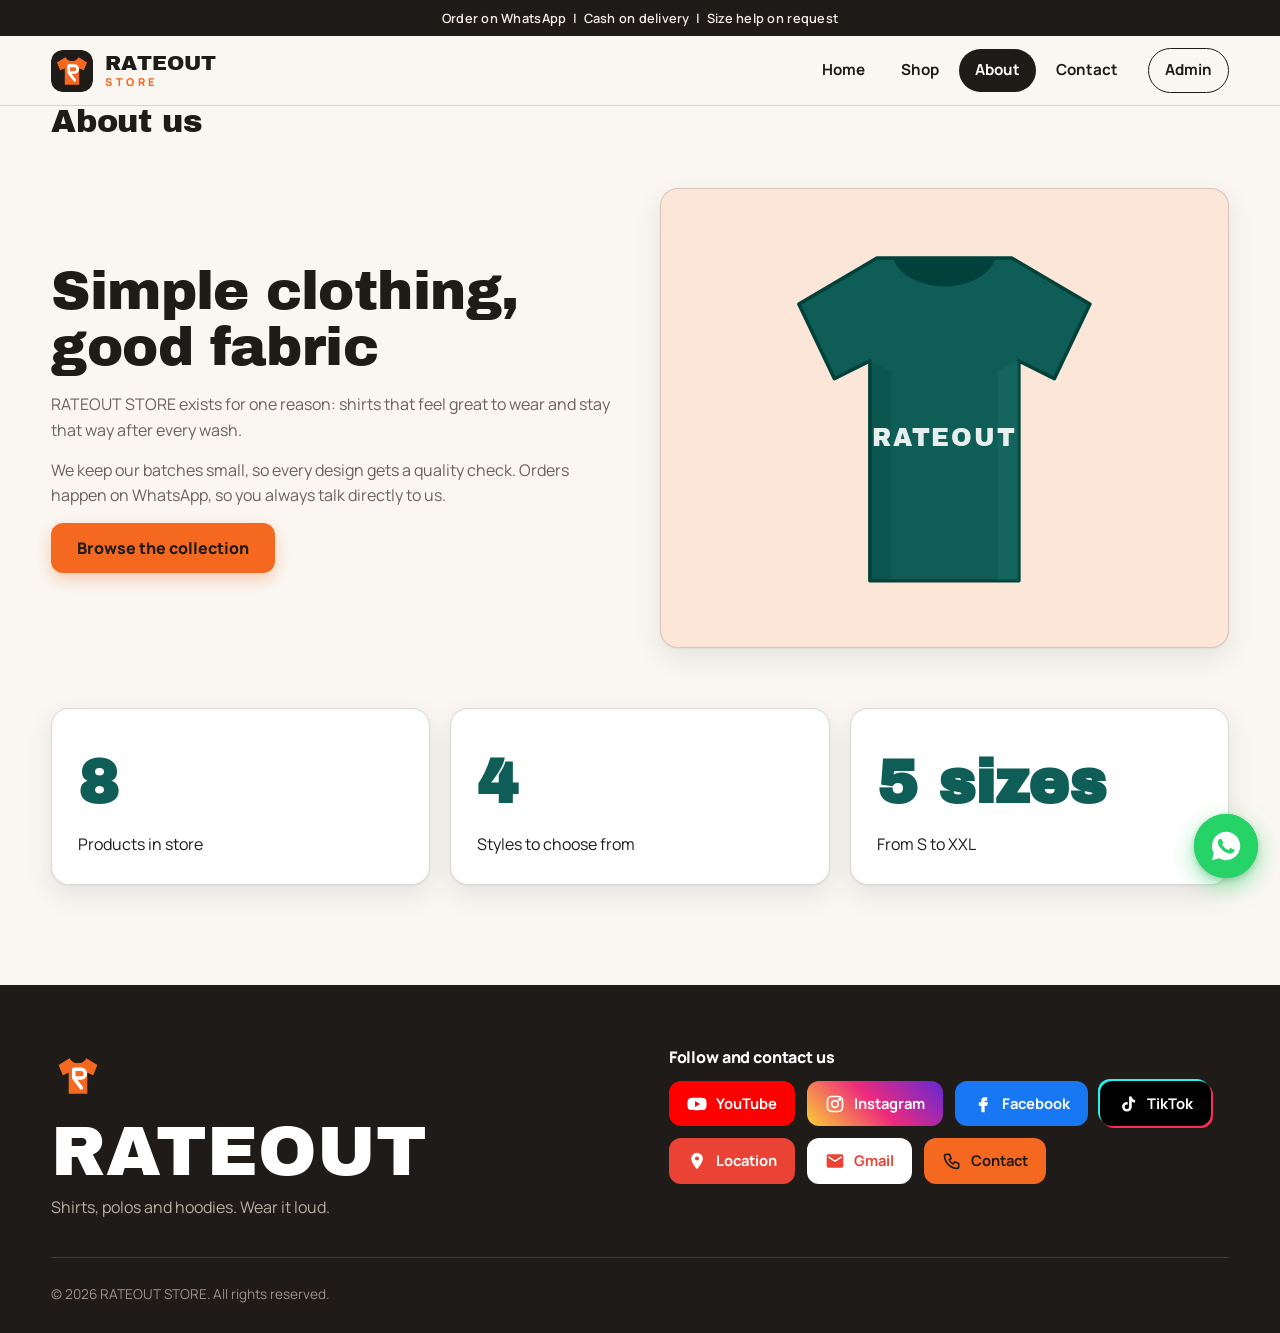
<file: about.html>
<!DOCTYPE html>
<html lang="en"><head><meta charset="utf-8"><meta name="viewport" content="width=device-width,initial-scale=1"><link rel="icon" type="image/png" href="images/favicon.png"><link rel="apple-touch-icon" href="images/apple-touch-icon.png"><title>About | RATEOUT STORE</title>
<link rel="stylesheet" href="css/base.css"><link rel="stylesheet" href="css/about.css"></head>
<body data-page="about">
<div id="site-header"></div>
<main><div class="wrap">
  <div class="page-title" style="padding-bottom:30px"><h1>About us</h1></div>
  <section style="padding-top:20px"><div class="story">
    <div class="reveal"><h2>Simple clothing, good fabric</h2><p>RATEOUT STORE exists for one reason: shirts that feel great to wear and stay that way after every wash.</p><p>We keep our batches small, so every design gets a quality check. Orders happen on WhatsApp, so you always talk directly to us.</p><a class="btn" href="shop.html">Browse the collection</a></div>
    <div class="art reveal" id="art"></div>
  </div>
  <div class="nums">
    <div class="num reveal"><b data-to="0" id="nProducts">0</b>Products in store</div>
    <div class="num reveal"><b data-to="0" id="nCats">0</b>Styles to choose from</div>
    <div class="num reveal"><b data-to="5" data-suffix=" sizes">0</b>From S to XXL</div>
  </div></section>
</div></main>
<div id="site-footer"></div>
<script src="js/config.js"></script><script src="js/store.js"></script><script src="js/common.js"></script><script src="js/about.js"></script>
</body></html>
</file>
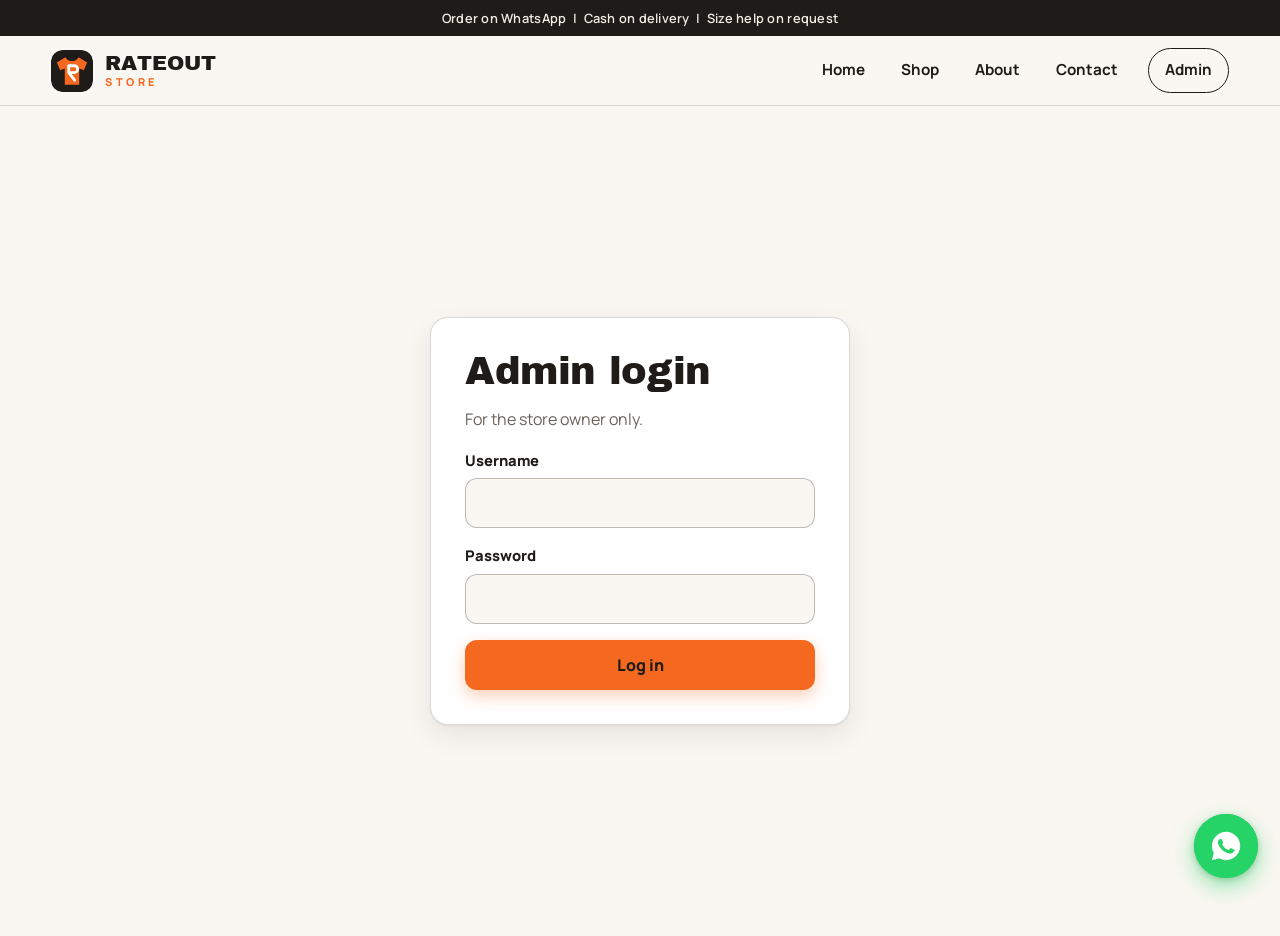
<file: admin-login.html>
<!DOCTYPE html>
<html lang="en"><head><meta charset="utf-8"><meta name="viewport" content="width=device-width,initial-scale=1"><meta name="robots" content="noindex"><link rel="icon" type="image/png" href="images/favicon.png"><link rel="apple-touch-icon" href="images/apple-touch-icon.png"><title>Admin Login | RATEOUT STORE</title>
<link rel="stylesheet" href="css/base.css"><link rel="stylesheet" href="css/login.css"></head>
<body data-page="login">
<div id="site-header"></div>
<main class="login-wrap">
  <form class="login-card" id="loginForm" autocomplete="off">
    <h1>Admin login</h1>
    <p>For the store owner only.</p>
    <label>Username<input name="u" required autocomplete="username"></label>
    <label>Password<input name="p" type="password" required autocomplete="current-password"></label>
    <p class="err" id="err" role="alert" hidden>Incorrect username or password.</p>
    <button class="btn" type="submit">Log in</button>
  </form>
</main>
<script src="js/config.js"></script><script src="js/store.js"></script><script src="js/common.js"></script><script src="js/login.js"></script>
</body></html>
</file>
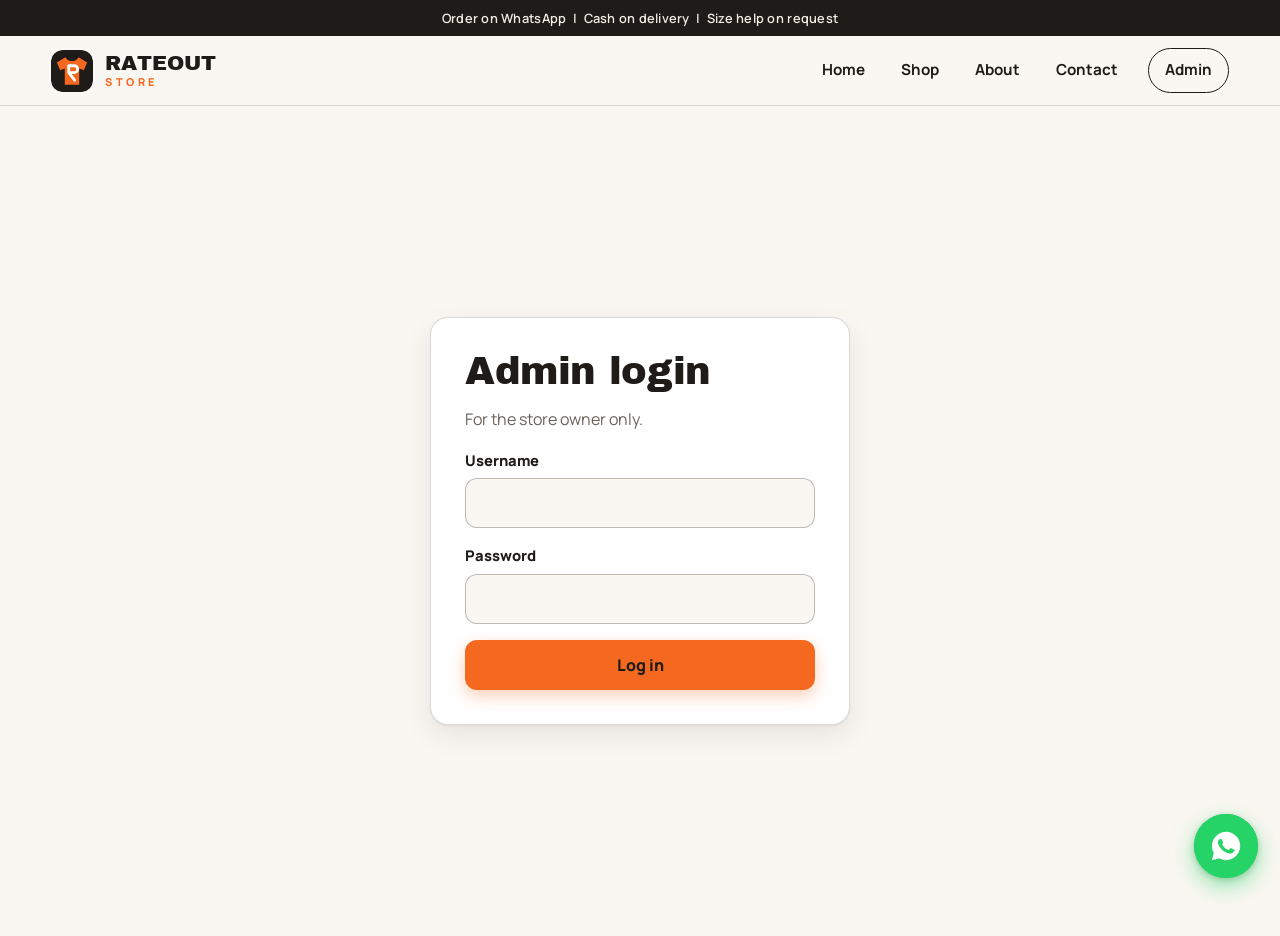
<file: admin.html>
<!DOCTYPE html>
<html lang="en"><head><meta charset="utf-8"><meta name="viewport" content="width=device-width,initial-scale=1"><meta name="robots" content="noindex"><link rel="icon" type="image/png" href="images/favicon.png"><title>Admin | RATEOUT STORE</title>
<link rel="stylesheet" href="css/base.css"><link rel="stylesheet" href="css/admin.css"></head>
<body data-page="admin">
<div id="site-header"></div>
<main class="admin"><div class="wrap">
  <div class="a-head"><h1>Admin panel</h1><button class="btn alt sm" id="logout">Log out</button></div>
  <div class="stats" id="stats"></div>
  <div class="tabs" role="tablist">
    <button class="tab on" data-t="products">Products</button>
    <button class="tab" data-t="sale">Sale entry</button>
    <button class="tab" data-t="records">Sales records</button>
  </div>

  <section class="panel" id="t-products">
    <div class="bar"><input id="pq" type="search" placeholder="Search products..."><button class="btn sm" id="addP">+ New product</button></div>
    <div class="tbl-wrap"><table><thead><tr><th></th><th>Name</th><th>Category</th><th>Price</th><th>Stock</th><th>Sizes</th><th></th></tr></thead><tbody id="pBody"></tbody></table></div>
  </section>

  <section class="panel" id="t-sale" hidden>
    <form class="sale-form" id="saleForm">
      <h2>Record a sale</h2>
      <div class="two">
        <label>Date<input type="date" name="date" required></label>
        <label>Product<select name="product" id="sProduct" required></select></label>
        <label>Size<select name="size" id="sSize"></select></label>
        <label>Quantity<input type="number" name="qty" min="1" value="1" required></label>
        <label>Price per piece<input type="number" name="price" min="0" required></label>
        <label>Total<input name="total" readonly></label>
        <label>Customer name<input name="customer" placeholder="Optional"></label>
        <label>Customer phone<input name="phone" placeholder="Optional"></label>
        <label>Payment<select name="pay"><option>Cash</option><option>Easypaisa</option><option>JazzCash</option><option>Bank transfer</option><option>Cash on delivery</option></select></label>
        <label>Note<input name="note" placeholder="Optional"></label>
      </div>
      <button class="btn" type="submit">Save sale</button>
    </form>
  </section>

  <section class="panel" id="t-records" hidden>
    <div class="bar"><span id="sheetState" class="chip"></span><button class="btn alt sm" id="pdf">Download PDF</button></div>
    <div class="tbl-wrap"><table><thead><tr><th>Date</th><th>Product</th><th>Size</th><th>Qty</th><th>Total</th><th>Customer</th><th>Payment</th><th></th></tr></thead><tbody id="sBody"></tbody></table></div>
    <p class="empty" id="sEmpty" hidden>No sales yet. Use the "Sale entry" tab to record your first sale.</p>
  </section>
</div></main>

<div class="modal" id="modal" hidden><form class="m-card" id="pForm">
  <h2 id="mTitle">New product</h2>
  <div class="two">
    <label>Name<input name="name" required></label>
    <label>Category<select name="category"><option>T-Shirt</option><option>Oversized</option><option>Polo</option><option>Hoodie</option></select></label>
    <label>Price<input name="price" type="number" min="0" required></label>
    <label>Stock<input name="stock" type="number" min="0" required></label>
    <label>Sizes (comma separated)<input name="sizes" placeholder="S, M, L, XL"></label>
    <label>Shirt colour<input name="color" type="color" value="#0E5E57"></label>
  </div>
  <label>Description<input name="desc"></label>
  <label>Photo (optional)<input name="file" type="file" accept="image/*"></label>
  <div class="m-pre" id="mPre"></div>
  <div class="m-act"><button type="button" class="btn alt sm" id="mCancel">Cancel</button><button class="btn sm" type="submit">Save</button></div>
</form></div>
<div class="toast" id="toast" role="status"></div>
<script src="js/config.js"></script><script src="js/store.js"></script><script src="js/sheet.js"></script><script src="js/common.js"></script><script src="js/admin.js"></script>
</body></html>
</file>
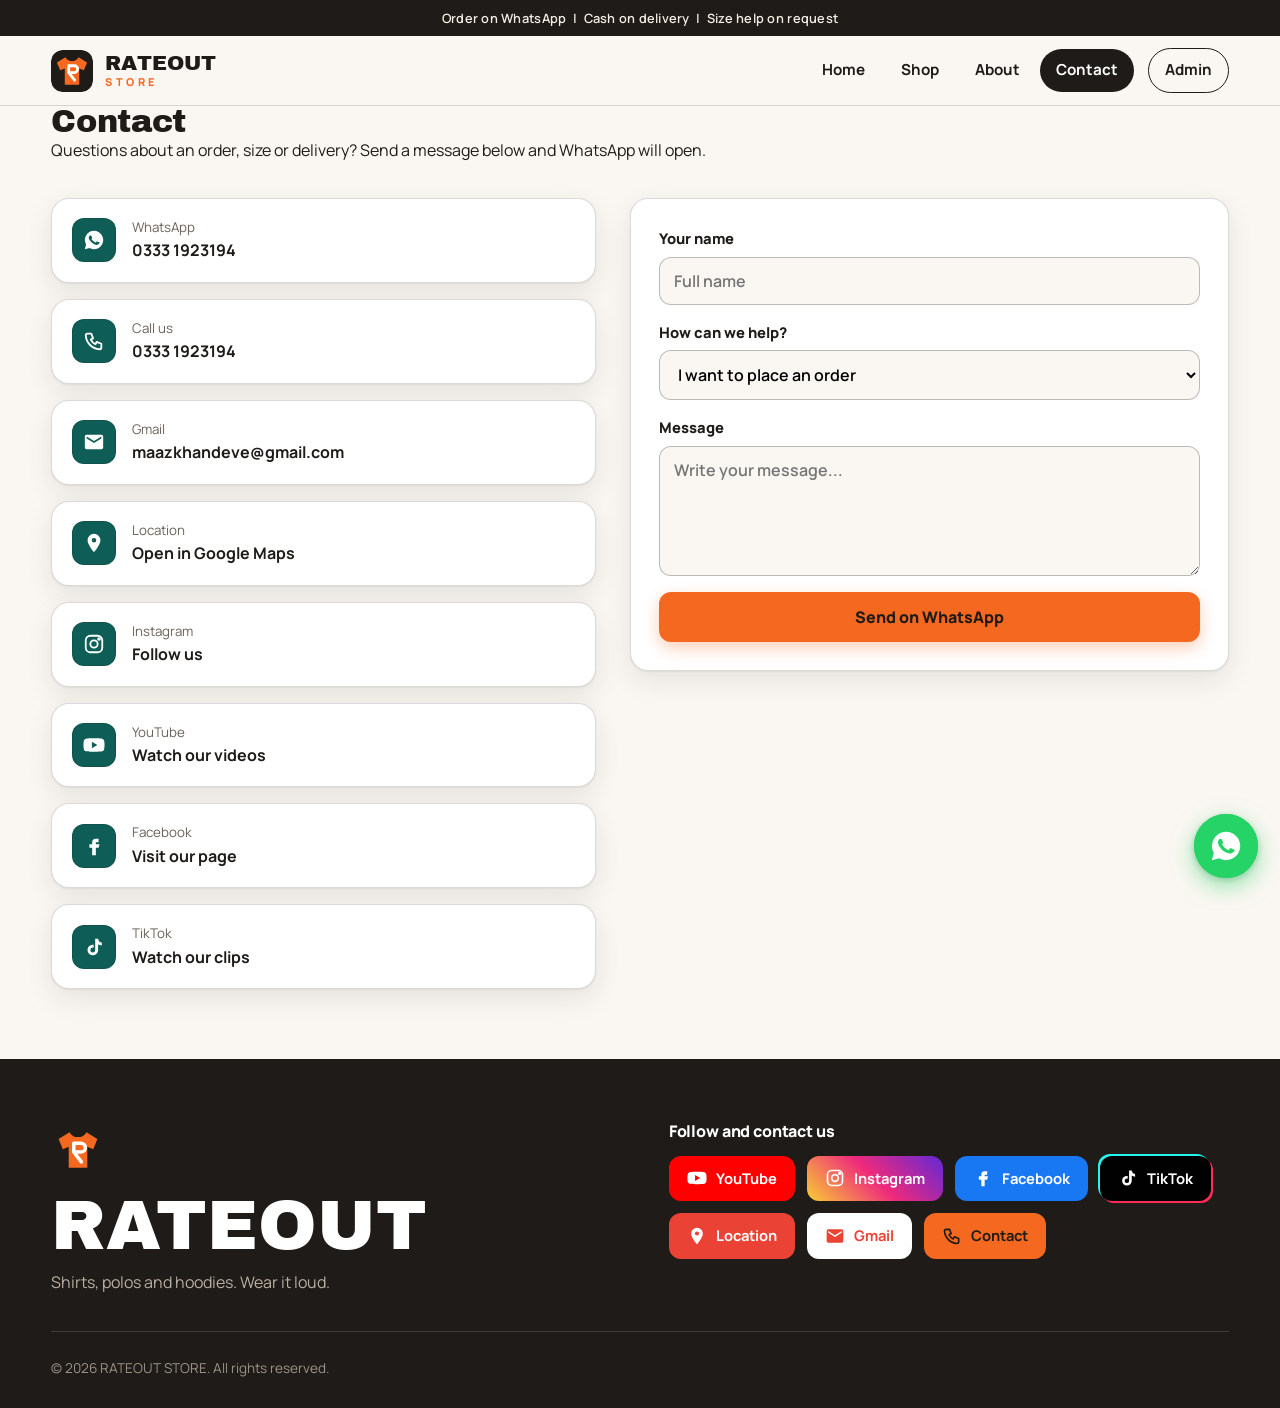
<file: contact.html>
<!DOCTYPE html>
<html lang="en"><head><meta charset="utf-8"><meta name="viewport" content="width=device-width,initial-scale=1"><link rel="icon" type="image/png" href="images/favicon.png"><link rel="apple-touch-icon" href="images/apple-touch-icon.png"><title>Contact | RATEOUT STORE</title>
<link rel="stylesheet" href="css/base.css"><link rel="stylesheet" href="css/contact.css"></head>
<body data-page="contact">
<div id="site-header"></div>
<main><div class="wrap">
  <div class="page-title"><h1>Contact</h1><p>Questions about an order, size or delivery? Send a message below and WhatsApp will open.</p></div>
  <div class="contact-grid" style="margin-top:34px">
    <div class="c-list" id="cList"></div>
    <form class="form" id="cForm">
      <label>Your name<input name="name" required placeholder="Full name"></label>
      <label>How can we help?<select name="topic"><option>I want to place an order</option><option>I need help with sizing</option><option>Question about delivery</option><option>Something else</option></select></label>
      <label>Message<textarea name="msg" placeholder="Write your message..."></textarea></label>
      <button class="btn" type="submit">Send on WhatsApp</button>
    </form>
  </div>
</div><div style="height:70px"></div></main>
<div id="site-footer"></div>
<script src="js/config.js"></script><script src="js/store.js"></script><script src="js/common.js"></script><script src="js/contact.js"></script>
</body></html>
</file>
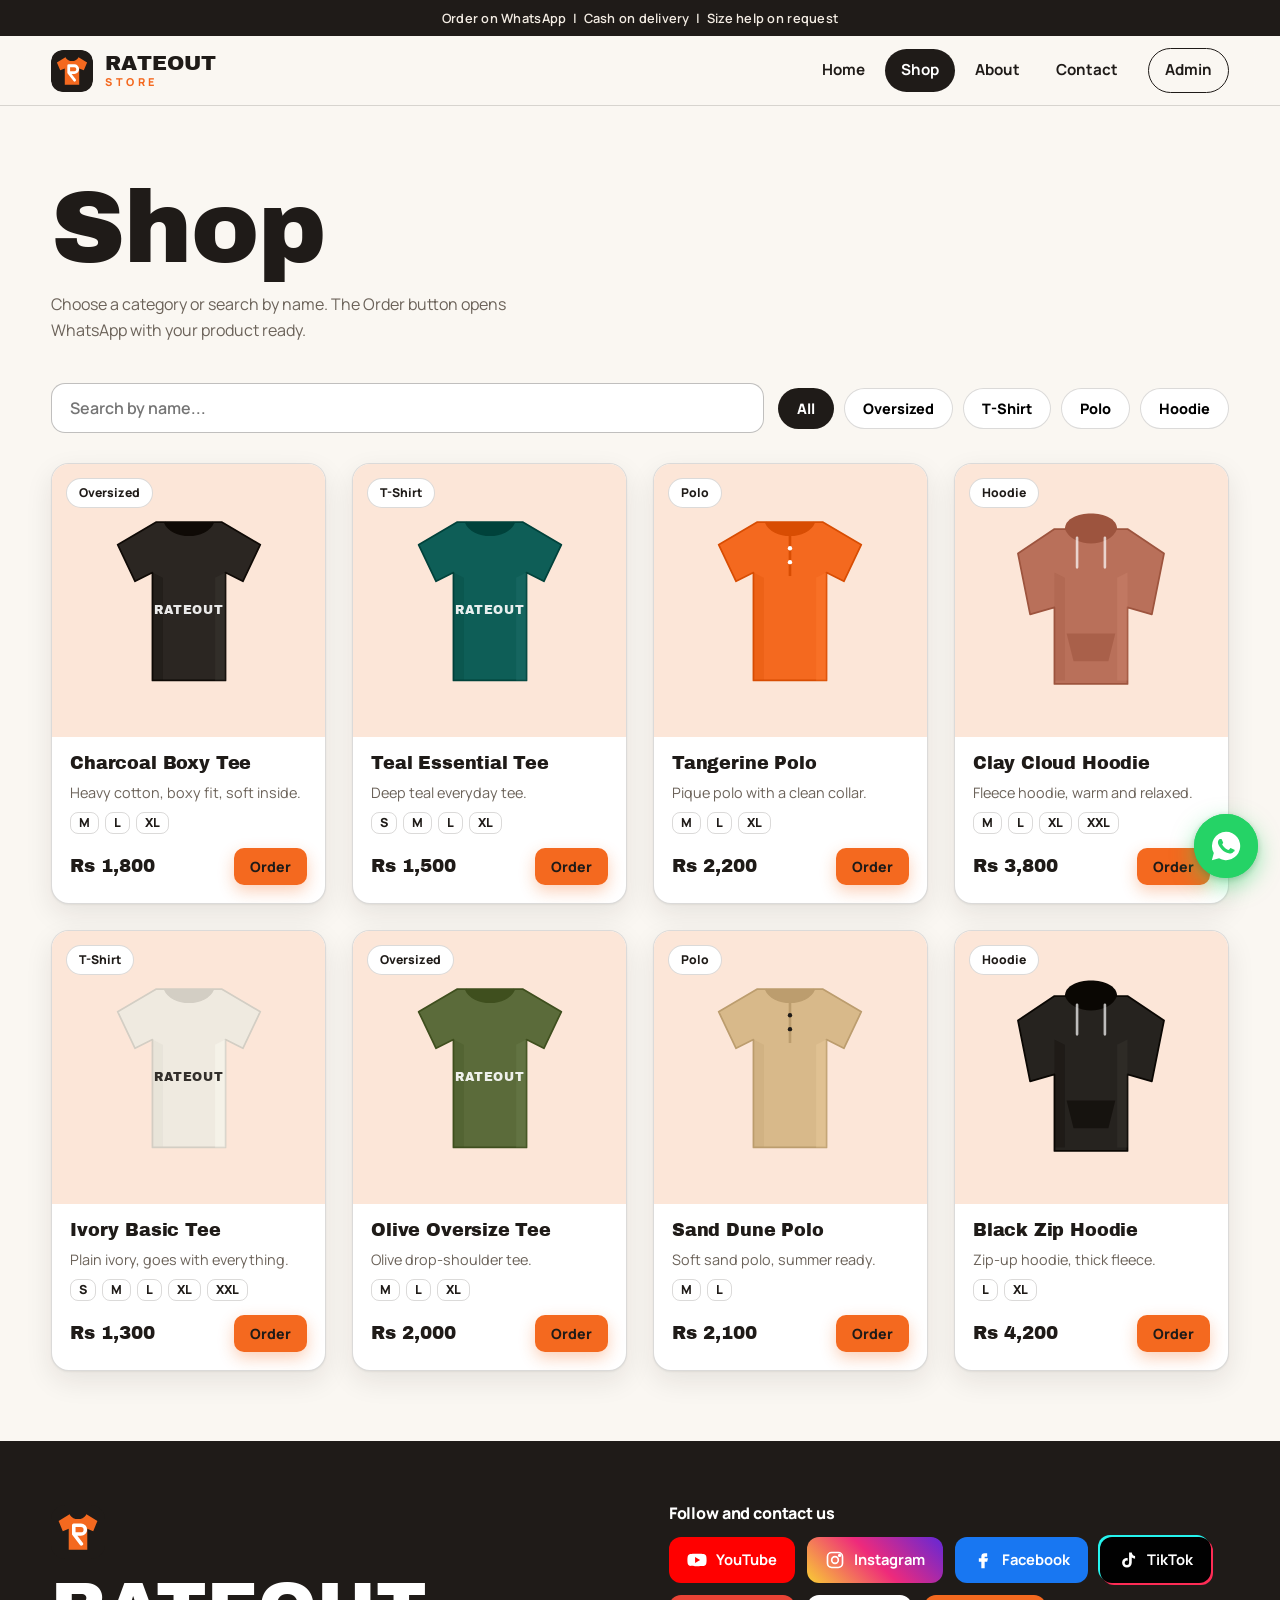
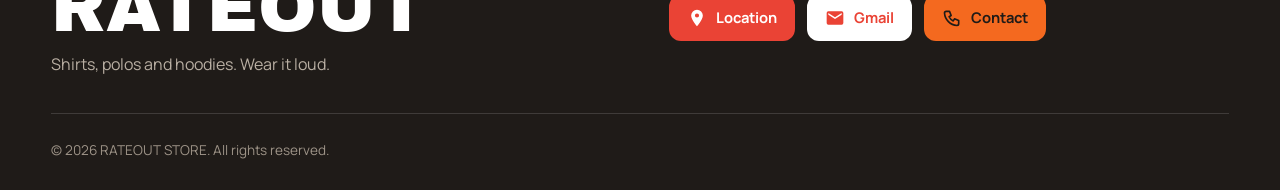
<file: shop.html>
<!DOCTYPE html>
<html lang="en"><head><meta charset="utf-8"><meta name="viewport" content="width=device-width,initial-scale=1"><link rel="icon" type="image/png" href="images/favicon.png"><link rel="apple-touch-icon" href="images/apple-touch-icon.png"><title>Shop | RATEOUT STORE</title>
<link rel="stylesheet" href="css/base.css"><link rel="stylesheet" href="css/shop.css"></head>
<body data-page="shop">
<div id="site-header"></div>
<main><div class="wrap">
  <div class="page-title"><h1>Shop</h1><p>Choose a category or search by name. The Order button opens WhatsApp with your product ready.</p></div>
  <div class="tools"><input id="q" type="search" placeholder="Search by name..." aria-label="Search products"><div class="pills" id="pills"></div></div>
  <div class="grid" id="list"></div>
  <p class="empty" id="empty" hidden>No products match your search. Try a different name.</p>
</div><div style="height:70px"></div></main>
<div id="site-footer"></div>
<script src="js/config.js"></script><script src="js/store.js"></script><script src="js/common.js"></script><script src="js/shop.js"></script>
</body></html>
</file>
<file: css/base.css>
@import url("https://fonts.googleapis.com/css2?family=Archivo+Black&family=Manrope:wght@400;500;600;700;800&display=swap");
:root{--ink:#1F1B18;--brand:#0E5E57;--brand-d:#0A4A44;--orange:#F4691F;--paper:#FAF7F2;--tint:#FCE6D8;--white:#fff;--muted:#6B6259;--line:rgba(31,27,24,.16);
--sh:0 1px 2px rgba(31,27,24,.06),0 10px 28px rgba(31,27,24,.09);--sh2:0 2px 4px rgba(31,27,24,.08),0 20px 44px rgba(31,27,24,.16);
--fd:"Archivo Black","Arial Black",Impact,sans-serif;--fb:"Manrope","Segoe UI",system-ui,sans-serif;--r:18px;--ease:cubic-bezier(.2,.8,.2,1)}
*{box-sizing:border-box;margin:0;padding:0}
html{scroll-behavior:smooth}
body{font-family:var(--fb);background:var(--paper);color:var(--ink);line-height:1.6;overflow-x:hidden}
img,svg{display:block;max-width:100%}
a{color:inherit;text-decoration:none}
ul{list-style:none}
#site-header{display:contents}
:focus-visible{outline:3px solid var(--orange);outline-offset:3px;border-radius:6px}
h1,h2,h3,h4{font-family:var(--fd);font-weight:400;line-height:1.02;letter-spacing:-.01em}
.wrap{width:min(1180px,92%);margin-inline:auto}
section{padding:clamp(54px,8vw,100px) 0}

/* announcement + header */
.announce{background:var(--ink);color:#f3ece3;text-align:center;font-size:.8rem;font-weight:600;padding:8px 12px;letter-spacing:.02em}
.topbar{position:sticky;top:0;z-index:50;display:flex;align-items:center;justify-content:space-between;padding:12px max(4%,calc((100% - 1180px)/2));background:rgba(250,247,242,.92);backdrop-filter:blur(12px);border-bottom:1px solid var(--line)}
.logo{display:flex;align-items:center;gap:12px}
.logo img{width:42px;height:42px;border-radius:12px;transition:transform .35s var(--ease)}
.logo:hover img{transform:rotate(-8deg) scale(1.06)}
.logo-text{display:flex;flex-direction:column;line-height:1}
.logo-text b{font-family:var(--fd);font-weight:400;font-size:1.3rem;letter-spacing:.01em}
.logo-text small{font-size:.68rem;font-weight:800;letter-spacing:.32em;color:var(--orange);margin-top:3px}
.nav{display:flex;align-items:center;gap:4px}
.nav a{padding:9px 16px;border-radius:999px;font-weight:700;font-size:.95rem;transition:background .2s,color .2s}
.nav a:hover{background:var(--tint)}
.nav a.active{background:var(--ink);color:#fff}
.nav .nav-admin{border:1.5px solid var(--ink);margin-left:10px}
.nav .nav-admin:hover{background:var(--ink);color:#fff}
.burger{display:none;width:44px;height:44px;border:1.5px solid var(--ink);border-radius:12px;background:#fff;cursor:pointer;position:relative}
.burger span{position:absolute;left:11px;right:11px;height:2.5px;background:var(--ink);border-radius:2px;transition:transform .3s}
.burger span:first-child{top:16px}.burger span:last-child{top:25px}
.burger[aria-expanded=true] span:first-child{transform:translateY(4.5px) rotate(45deg)}
.burger[aria-expanded=true] span:last-child{transform:translateY(-4.5px) rotate(-45deg)}
@media(max-width:760px){.burger{display:block}.nav{position:absolute;top:100%;left:0;right:0;flex-direction:column;align-items:stretch;background:var(--paper);padding:12px 4%;border-bottom:1px solid var(--line);display:none;box-shadow:var(--sh)}.nav.open{display:flex}.nav a{text-align:center}.nav .nav-admin{margin:6px 0 0}}

/* buttons */
.btn{display:inline-flex;align-items:center;justify-content:center;gap:10px;padding:14px 26px;border:0;border-radius:12px;background:var(--orange);color:var(--ink);font:800 1rem var(--fb);cursor:pointer;box-shadow:0 6px 16px rgba(244,105,31,.32);transition:transform .2s var(--ease),box-shadow .2s var(--ease),background .2s}
.btn:hover{transform:translateY(-2px);box-shadow:0 10px 22px rgba(244,105,31,.4)}
.btn:active{transform:translateY(1px)}
.btn.alt{background:#fff;border:1.5px solid var(--line);box-shadow:none}
.btn.alt:hover{border-color:var(--ink);box-shadow:var(--sh)}
.btn.brand{background:var(--brand);color:#fff;box-shadow:0 6px 16px rgba(14,94,87,.32)}
.btn.dark{background:var(--ink);color:#fff;box-shadow:none}
.btn.sm{padding:9px 16px;font-size:.88rem;border-radius:10px}
.btn svg{width:20px;height:20px}
.chip{display:inline-block;padding:4px 12px;border-radius:999px;font-weight:800;font-size:.76rem;background:#fff;color:var(--ink);border:1px solid var(--line)}

/* product cards */
.grid{display:grid;grid-template-columns:repeat(auto-fill,minmax(250px,1fr));gap:26px}
.card{background:#fff;border:1px solid var(--line);border-radius:var(--r);overflow:hidden;box-shadow:var(--sh);transition:transform .3s var(--ease),box-shadow .3s var(--ease);display:flex;flex-direction:column}
.card:hover{transform:translateY(-6px);box-shadow:var(--sh2)}
.card .pic{aspect-ratio:1/1;background:var(--tint);display:grid;place-items:center;padding:22px;position:relative;overflow:hidden}
.card .pic svg{width:76%;height:auto;transition:transform .5s var(--ease)}
.card .pic img{width:100%;height:100%;object-fit:cover;position:absolute;inset:0}
.card:hover .pic svg{transform:scale(1.07) rotate(2deg)}
.card .pic .chip{position:absolute;top:14px;left:14px;z-index:2}
.card .pic .low{left:auto;right:14px;background:var(--orange);border-color:var(--orange)}
.card .info{padding:18px;display:flex;flex-direction:column;gap:8px;flex:1}
.card h3{font-size:1.1rem}
.card .meta{color:var(--muted);font-size:.9rem}
.card .row{display:flex;align-items:center;justify-content:space-between;margin-top:auto;gap:10px;padding-top:6px}
.price{font-family:var(--fd);font-size:1.15rem}

/* footer */
.footer{background:var(--ink);color:#f3ece3;padding:64px max(4%,calc((100% - 1180px)/2)) 28px}
.footer-top{display:flex;flex-wrap:wrap;gap:40px;justify-content:space-between;align-items:flex-start;padding-bottom:36px;border-bottom:1px solid rgba(255,255,255,.14)}
.footer-logo{width:54px;height:54px;border-radius:14px;margin-bottom:14px}
.footer-big{font-family:var(--fd);font-size:clamp(2.4rem,7vw,4.4rem);line-height:1;color:#fff}
.footer-tag{color:#b9afa3;margin-top:8px}
.footer h4{font-size:1rem;margin-bottom:16px;font-family:var(--fb);font-weight:800;color:#fff}
.social{display:flex;flex-wrap:wrap;gap:12px;max-width:560px}
.social a{display:flex;align-items:center;gap:9px;padding:11px 18px;border-radius:12px;font-weight:700;font-size:.92rem;background:var(--bg,#333);color:var(--fg,#fff);transition:transform .25s var(--ease),filter .2s,box-shadow .25s}
.social a svg{width:20px;height:20px;flex:none}
.social a:hover{transform:translateY(-4px);filter:brightness(1.08);box-shadow:0 10px 20px rgba(0,0,0,.35)}
.s-youtube{--bg:#FF0000}
.s-instagram{background:linear-gradient(45deg,#F9CE34 0%,#EE2A7B 50%,#6228D7 100%)!important}
.s-facebook{--bg:#1877F2}
.s-tiktok{--bg:#010101;box-shadow:-2px -2px 0 #25F4EE,2px 2px 0 #FE2C55}
.s-location{--bg:#EA4335}
.s-gmail{--bg:#fff;--fg:#EA4335}
.s-contact{--bg:var(--orange);--fg:var(--ink)}
.copy{margin-top:26px;color:#9d9387;font-size:.85rem}

/* WhatsApp + support robot */
.wa{position:fixed;right:22px;bottom:22px;z-index:90;width:64px;height:64px}
.wa-btn{position:absolute;inset:0;z-index:3;display:grid;place-items:center;border-radius:50%;background:#25D366;color:#fff;box-shadow:0 8px 22px rgba(37,211,102,.5),0 2px 6px rgba(0,0,0,.2);transition:transform .3s var(--ease)}
.wa-btn::after{content:"";position:absolute;inset:0;border-radius:50%;border:2px solid #25D366;animation:ring 2.4s ease-out infinite}
.wa-btn svg{width:34px;height:34px}
.wa:hover .wa-btn,.wa:focus-within .wa-btn{transform:scale(1.08)}
@keyframes ring{from{transform:scale(1);opacity:.7}to{transform:scale(1.6);opacity:0}}
.wa-robot{position:absolute;left:50%;margin-left:-56px;bottom:10px;width:112px;z-index:1;opacity:0;pointer-events:none;transform:translateY(74px) scale(.7);transform-origin:50% 100%;transition:transform .6s cubic-bezier(.3,1.45,.5,1),opacity .25s;filter:drop-shadow(0 8px 10px rgba(0,0,0,.22))}
.wa:hover .wa-robot,.wa:focus-within .wa-robot{opacity:1;transform:translateY(-4px) scale(1);animation:bob 2.6s ease-in-out .7s infinite}
@keyframes bob{50%{transform:translateY(-10px)}}
.wa-bubble{position:absolute;right:80px;bottom:70px;width:210px;background:#fff;border-radius:16px 16px 4px 16px;padding:12px 14px;box-shadow:0 14px 30px rgba(31,27,24,.2);font-size:.8rem;line-height:1.4;opacity:0;transform:translateY(10px) scale(.92);transform-origin:100% 100%;transition:opacity .3s .15s,transform .45s .15s var(--ease);pointer-events:none}
.wa-bubble strong{display:block;font-size:.88rem}
.wa-bubble span{display:flex;align-items:center;gap:6px;font-size:.72rem;font-weight:700;color:#1a8f48;margin:1px 0 6px}
.wa-bubble .dot{width:8px;height:8px;border-radius:50%;background:#25D366;display:inline-block;animation:blinkdot 1.6s infinite}
.wa-bubble p{color:var(--muted)}
.wa:hover .wa-bubble,.wa:focus-within .wa-bubble{opacity:1;transform:none}
@keyframes blinkdot{50%{opacity:.35}}
.r-eyes{animation:blink 3.4s infinite;transform-origin:60px 50px;transform-box:view-box}
.r-ant{animation:pulse 1.2s infinite alternate}
.r-arm{transform-origin:93px 90px;animation:wave .65s ease-in-out infinite alternate}
@keyframes blink{0%,92%,100%{transform:scaleY(1)}96%{transform:scaleY(.1)}}
@keyframes pulse{to{fill:#FFD2BD}}
@keyframes wave{from{transform:rotate(0deg)}to{transform:rotate(-34deg)}}
@media(max-width:520px){.wa{right:14px;bottom:14px}.wa-bubble{width:180px}}

/* one-time reveal */
.reveal{opacity:0;transform:translateY(22px);transition:opacity .6s var(--ease),transform .6s var(--ease)}
.reveal.in{opacity:1;transform:none}
@media (prefers-reduced-motion:reduce){*{animation:none!important;transition-duration:.01ms!important}.reveal{opacity:1;transform:none}}
input,select,textarea{border-color:rgba(31,27,24,.28)!important}
input:focus,select:focus,textarea:focus{outline:3px solid rgba(244,105,31,.35);outline-offset:0;border-color:var(--orange)!important}
</file>
<file: css/about.css>
.story{display:grid;grid-template-columns:1fr 1fr;gap:40px;align-items:center}
.story h2{font-size:clamp(2rem,5vw,3.4rem);margin-bottom:18px}
.story p{color:var(--muted);margin-bottom:14px}
.story .art{background:var(--tint);border:1px solid var(--line);border-radius:var(--r);box-shadow:var(--sh);padding:30px;display:grid;place-items:center}
.story .art svg{width:70%}
.nums{display:grid;grid-template-columns:repeat(3,1fr);gap:20px;margin-top:60px}
.num{background:#fff;border:1px solid var(--line);border-radius:var(--r);padding:26px;box-shadow:var(--sh)}
.num b{display:block;font-family:var(--fd);font-size:clamp(2.4rem,6vw,3.8rem);color:var(--brand)}
@media(max-width:820px){.story{grid-template-columns:1fr}.nums{grid-template-columns:1fr}}
</file>
<file: css/login.css>
.login-wrap{min-height:calc(100vh - 70px);display:grid;place-items:center;padding:40px 4%}
.login-card{width:min(420px,100%);background:#fff;border:1px solid var(--line);border-radius:var(--r);padding:34px;box-shadow:var(--sh);display:grid;gap:16px}
.login-card h1{font-size:2.4rem}.login-card>p{color:var(--muted)}
.login-card label{display:grid;gap:6px;font-weight:800;font-size:.92rem}
.login-card input{padding:13px 14px;border:1px solid var(--line);border-radius:12px;font:600 1rem var(--fb);background:var(--paper)}
.err{color:#b3261e;font-weight:800}
.login-card.shake{animation:shake .45s}
@keyframes shake{20%,60%{transform:translateX(-10px)}40%,80%{transform:translateX(10px)}}
</file>
<file: css/admin.css>
.admin{padding:30px 0 90px}
.a-head{display:flex;justify-content:space-between;align-items:center;margin-bottom:24px}
.a-head h1{font-size:clamp(2rem,6vw,3.4rem)}
.stats{display:grid;grid-template-columns:repeat(auto-fit,minmax(180px,1fr));gap:18px;margin-bottom:28px}
.stat{background:#fff;border:1px solid var(--line);border-radius:var(--r);padding:18px 20px;box-shadow:var(--sh)}
.stat small{color:var(--muted);font-weight:700}.stat b{display:block;font-family:var(--fd);font-size:1.7rem;color:var(--brand)}
.tabs{display:flex;gap:10px;flex-wrap:wrap;margin-bottom:20px}
.tab{padding:11px 22px;border:1px solid var(--line);border-radius:999px;background:#fff;font:800 .95rem var(--fb);cursor:pointer;transition:.2s}
.tab.on{background:var(--ink);color:#fff}
.panel{background:#fff;border:1px solid var(--line);border-radius:var(--r);padding:22px;box-shadow:var(--sh)}
.bar{display:flex;gap:14px;justify-content:space-between;align-items:center;margin-bottom:16px;flex-wrap:wrap}
.bar input{flex:1;min-width:200px;padding:11px 14px;border:1px solid var(--line);border-radius:12px;font:600 1rem var(--fb)}
.tbl-wrap{overflow-x:auto}
table{width:100%;border-collapse:collapse;min-width:640px}
th,td{text-align:left;padding:10px 12px;border-bottom:1px solid var(--line);vertical-align:middle}
th{font-size:.85rem;color:var(--muted)}
td .thumb{width:46px;height:46px;border-radius:10px;background:var(--tint);display:grid;place-items:center;overflow:hidden}
td .thumb svg{width:34px}td .thumb img{width:100%;height:100%;object-fit:cover}
td .acts{display:flex;gap:8px}
.danger{background:#ffb4a8}
.low-s{color:#b3261e;font-weight:800}
.two{display:grid;grid-template-columns:1fr 1fr;gap:14px}
.panel label,.m-card label{display:grid;gap:6px;font-weight:800;font-size:.9rem;margin-bottom:2px}
.panel input,.panel select,.m-card input,.m-card select{padding:11px 13px;border:1px solid var(--line);border-radius:12px;font:600 1rem var(--fb);background:var(--paper);width:100%}
.panel input[type=color],.m-card input[type=color]{padding:3px;height:46px}
.sale-form{display:grid;gap:18px}.sale-form h2{font-size:1.6rem}
.empty{padding:34px;text-align:center;font-weight:700}
.modal{position:fixed;inset:0;z-index:200;background:rgba(11,15,46,.65);display:grid;place-items:center;padding:16px;overflow:auto}
.modal[hidden]{display:none}
.m-card{width:min(620px,100%);background:#fff;border:1px solid var(--line);border-radius:var(--r);padding:26px;box-shadow:var(--sh);display:grid;gap:14px;animation:pop .35s var(--ease)}
@keyframes pop{from{transform:scale(.9) translateY(20px);opacity:0}}
.m-card h2{font-size:1.6rem}
.m-pre{width:110px;height:110px;border-radius:14px;background:var(--tint);display:grid;place-items:center;overflow:hidden}
.m-pre svg{width:80px}.m-pre img{width:100%;height:100%;object-fit:cover}
.m-act{display:flex;justify-content:flex-end;gap:12px}
.toast{position:fixed;left:50%;bottom:26px;transform:translate(-50%,120px);background:var(--ink);color:#fff;padding:12px 22px;border-radius:999px;font-weight:800;z-index:300;transition:transform .4s var(--ease)}
.toast.show{transform:translate(-50%,0)}
@media(max-width:640px){.two{grid-template-columns:1fr}}
</file>
<file: css/contact.css>
.contact-grid{display:grid;grid-template-columns:1fr 1.1fr;gap:34px;align-items:start}
.c-list{display:grid;gap:16px}
.c-item{display:flex;gap:16px;align-items:center;background:#fff;border:1px solid var(--line);border-radius:var(--r);padding:18px 20px;box-shadow:var(--sh);transition:transform .2s var(--ease)}
.c-item:hover{transform:translateX(6px)}
.c-item svg{width:44px;height:44px;padding:10px;border-radius:12px;background:var(--brand);color:#fff;border:1px solid var(--line);flex:none}
.c-item small{color:var(--muted);display:block}
.c-item strong{word-break:break-all}
.form{background:#fff;border:1px solid var(--line);border-radius:var(--r);padding:28px;box-shadow:var(--sh);display:grid;gap:16px}
.form label{display:grid;gap:6px;font-weight:800;font-size:.92rem}
.form input,.form textarea,.form select{padding:12px 14px;border:1px solid var(--line);border-radius:12px;font:600 1rem var(--fb);background:var(--paper)}
.form textarea{min-height:130px;resize:vertical}
@media(max-width:860px){.contact-grid{grid-template-columns:1fr}}
</file>
<file: css/shop.css>
.page-title{padding:clamp(40px,6vw,70px) 0 10px}
.page-title h1{font-size:clamp(2.8rem,9vw,6.4rem)}
.page-title p{color:var(--muted);max-width:50ch;margin-top:12px}
.tools{display:flex;flex-wrap:wrap;gap:14px;align-items:center;margin:30px 0}
.tools input{flex:1;min-width:200px;padding:13px 18px;border:1px solid var(--line);border-radius:14px;font:600 1rem var(--fb);background:#fff}
.pills{display:flex;gap:10px;flex-wrap:wrap}
.pill{padding:10px 18px;border:1px solid var(--line);border-radius:999px;background:#fff;font:800 .9rem var(--fb);cursor:pointer;transition:.2s}
.pill:hover{background:var(--tint)}.pill.on{background:var(--ink);color:#fff}
.empty{padding:60px 20px;text-align:center;border:1.5px dashed var(--line);border-radius:var(--r);font-weight:700}
.sizes{display:flex;gap:6px;flex-wrap:wrap}
.sizes span{border:1px solid var(--line);border-radius:8px;padding:0 8px;font-size:.78rem;font-weight:800}
</file>
